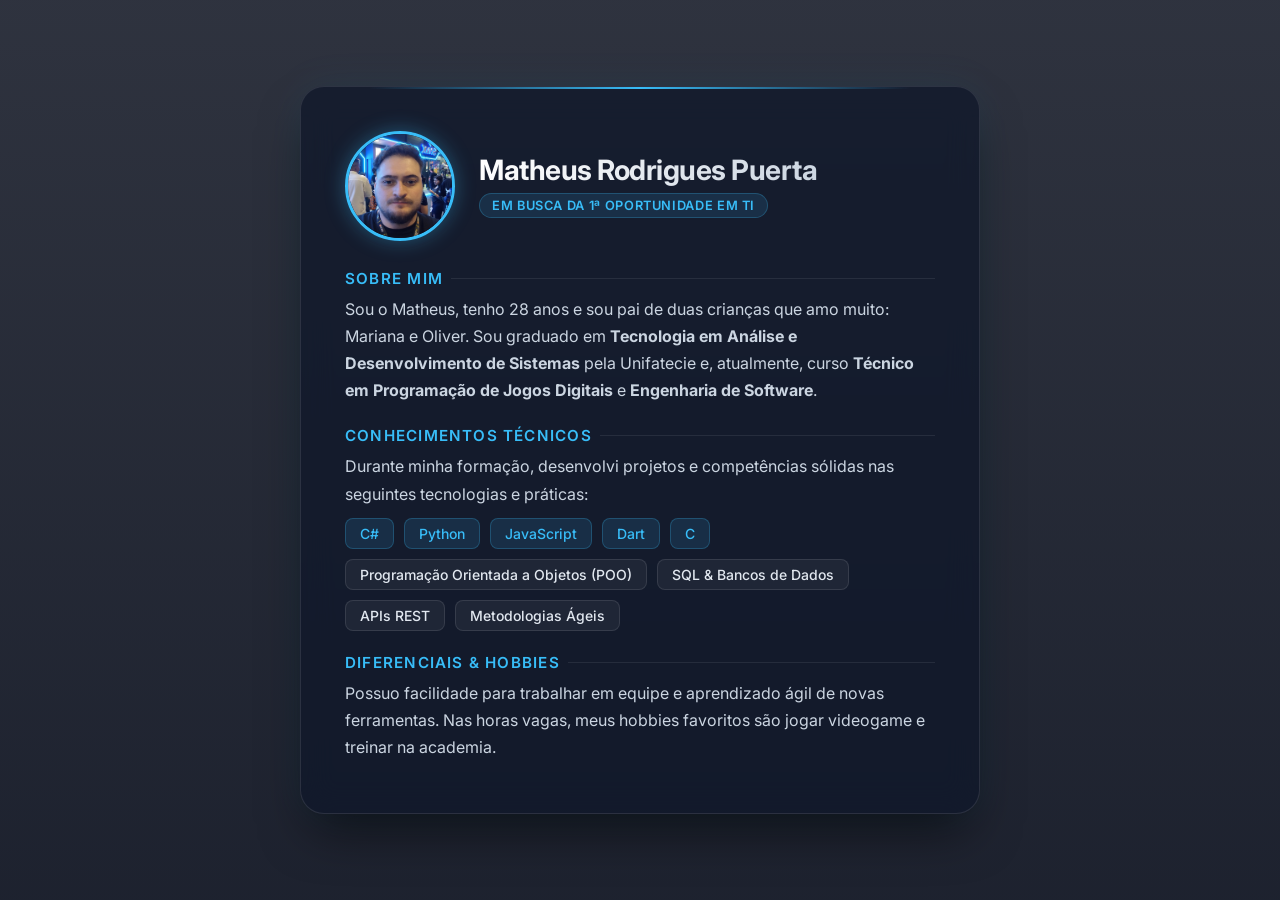
<file: index.html>
<!DOCTYPE html>
<html lang="pt-BR">
<head>
  <meta charset="UTF-8">
  <meta name="viewport" content="width=device-width, initial-scale=1.0">
  <title>Matheus Rodrigues Puerta | Portfólio</title>
  
  <!-- Fonte moderna Inter -->
  <link rel="preconnect" href="https://fonts.googleapis.com">
  <link rel="preconnect" href="https://fonts.gstatic.com" crossorigin>
  <link href="https://fonts.googleapis.com/css2?family=Inter:wght@300;400;500;600;700&display=swap" rel="stylesheet">

  <!-- Folha de estilo externa -->
  <link rel="stylesheet" href="style.css">
</head>
<body>

  <main class="profile-card">
    <!-- Cabeçalho com Foto e Nome -->
    <header class="header-section">
      <div class="avatar-wrapper">
        <img 
          class="avatar" 
          src="Images/eu2.jpg" 
          alt="Foto do Matheus Puerta"
          onerror="this.src='https://ui-avatars.com/api/?name=Matheus+Puerta&background=0284c7&color=fff&size=128'"
        >
      </div>
      <div class="identity">
        <h1>Matheus Rodrigues Puerta</h1>
        <span class="badge">Em busca da 1ª oportunidade em TI</span>
      </div>
    </header>

    <!-- Quem sou eu -->
    <section class="section-block">
      <h2 class="section-title">Sobre Mim</h2>
      <p class="bio-text">
        Sou o Matheus, tenho 28 anos e sou pai de duas crianças que amo muito: Mariana e Oliver. 
        Sou graduado em <strong>Tecnologia em Análise e Desenvolvimento de Sistemas</strong> pela Unifatecie e, 
        atualmente, curso <strong>Técnico em Programação de Jogos Digitais</strong> e <strong>Engenharia de Software</strong>.
      </p>
    </section>

    <!-- Habilidades Técnicas -->
    <section class="section-block">
      <h2 class="section-title">Conhecimentos Técnicos</h2>
      <p class="bio-text">
        Durante minha formação, desenvolvi projetos e competências sólidas nas seguintes tecnologias e práticas:
      </p>
      <div class="tags-container">
        <span class="skill-tag accent">C#</span>
        <span class="skill-tag accent">Python</span>
        <span class="skill-tag accent">JavaScript</span>
        <span class="skill-tag accent">Dart</span>
        <span class="skill-tag accent">C</span>
        <span class="skill-tag">Programação Orientada a Objetos (POO)</span>
        <span class="skill-tag">SQL & Bancos de Dados</span>
        <span class="skill-tag">APIs REST</span>
        <span class="skill-tag">Metodologias Ágeis</span>
      </div>
    </section>

    <!-- Hobbies & Soft Skills -->
    <section class="section-block" style="margin-bottom: 0;">
      <h2 class="section-title">Diferenciais & Hobbies</h2>
      <p class="bio-text">
        Possuo facilidade para trabalhar em equipe e aprendizado ágil de novas ferramentas. 
        Nas horas vagas, meus hobbies favoritos são jogar videogame e treinar na academia.
      </p>
    </section>
  </main>

</body>
</html>
</file>
<file: style.css>
/* Reset e Variáveis de Cor */
* {
  margin: 0;
  padding: 0;
  box-sizing: border-box;
}

:root {
  --primary: #38bdf8;
  --primary-glow: rgba(56, 189, 248, 0.35);
  --card-bg: rgba(15, 23, 42, 0.75);
  --card-border: rgba(255, 255, 255, 0.1);
  --text-main: #f8fafc;
  --text-muted: #94a3b8;
  --tag-bg: rgba(56, 189, 248, 0.12);
  --tag-border: rgba(56, 189, 248, 0.25);
}

body {
  font-family: 'Inter', sans-serif;
  min-height: 100vh;
  display: flex;
  align-items: center;
  justify-content: center;
  padding: 32px 16px;
  color: var(--text-main);
  
  /* Imagem de Fundo com camada escura para contraste e nitidez */
  background: 
    linear-gradient(rgba(10, 15, 29, 0.85), rgba(10, 15, 29, 0.92)),
    url('https://images.unsplash.com/photo-1526374965328-7f61d4dc18c5?auto=format&fit=crop&w=1920&q=80') center/cover no-repeat fixed;
}

/* Card Principal com efeito Glassmorphism */
.profile-card {
  max-width: 680px;
  width: 100%;
  background: var(--card-bg);
  backdrop-filter: blur(16px);
  -webkit-backdrop-filter: blur(16px);
  border: 1px solid var(--card-border);
  border-radius: 24px;
  padding: 44px;
  box-shadow: 0 25px 50px -12px rgba(0, 0, 0, 0.6), 0 0 40px rgba(56, 189, 248, 0.08);
  position: relative;
  overflow: hidden;
}

/* Detalhe luminoso no topo do card */
.profile-card::before {
  content: '';
  position: absolute;
  top: 0;
  left: 10%;
  right: 10%;
  height: 2px;
  background: linear-gradient(90deg, transparent, var(--primary), transparent);
}

/* Cabeçalho do Card */
.header-section {
  display: flex;
  align-items: center;
  gap: 24px;
  margin-bottom: 28px;
}

.avatar-wrapper {
  position: relative;
  flex-shrink: 0;
}

.avatar {
  width: 110px;
  height: 110px;
  border-radius: 50%;
  object-fit: cover;
  border: 3px solid var(--primary);
  box-shadow: 0 0 20px var(--primary-glow);
  display: block;
  transition: transform 0.3s ease;
}

.avatar:hover {
  transform: scale(1.05);
}

.identity h1 {
  font-size: 1.75rem;
  font-weight: 700;
  letter-spacing: -0.5px;
  margin-bottom: 6px;
  background: linear-gradient(120deg, #ffffff, #cbd5e1);
  -webkit-background-clip: text;
  -webkit-text-fill-color: transparent;
}

.identity .badge {
  display: inline-block;
  font-size: 0.8rem;
  font-weight: 600;
  text-transform: uppercase;
  letter-spacing: 0.05em;
  color: var(--primary);
  background: var(--tag-bg);
  border: 1px solid var(--tag-border);
  padding: 4px 12px;
  border-radius: 999px;
}

/* Seções de Texto */
.section-block {
  margin-bottom: 22px;
}

.section-title {
  font-size: 0.95rem;
  font-weight: 600;
  text-transform: uppercase;
  letter-spacing: 0.08em;
  color: var(--primary);
  margin-bottom: 8px;
  display: flex;
  align-items: center;
  gap: 8px;
}

.section-title::after {
  content: '';
  flex: 1;
  height: 1px;
  background: rgba(255, 255, 255, 0.08);
}

.bio-text {
  font-size: 1rem;
  line-height: 1.7;
  color: #cbd5e1;
  margin-bottom: 8px;
}

/* Tags de Competências e Habilidades */
.tags-container {
  display: flex;
  flex-wrap: wrap;
  gap: 10px;
  margin-top: 10px;
}

.skill-tag {
  background: rgba(255, 255, 255, 0.05);
  border: 1px solid rgba(255, 255, 255, 0.1);
  padding: 6px 14px;
  border-radius: 8px;
  font-size: 0.875rem;
  font-weight: 500;
  color: #e2e8f0;
  transition: all 0.2s ease;
}

.skill-tag:hover {
  background: var(--tag-bg);
  border-color: var(--primary);
  color: var(--primary);
  transform: translateY(-2px);
}

.skill-tag.accent {
  background: var(--tag-bg);
  border-color: var(--tag-border);
  color: var(--primary);
}

/* Responsividade para celulares */
@media (max-width: 600px) {
  .profile-card {
    padding: 28px 20px;
  }

  .header-section {
    flex-direction: column;
    text-align: center;
    gap: 16px;
  }

  .identity h1 {
    font-size: 1.5rem;
  }
}
</file>
